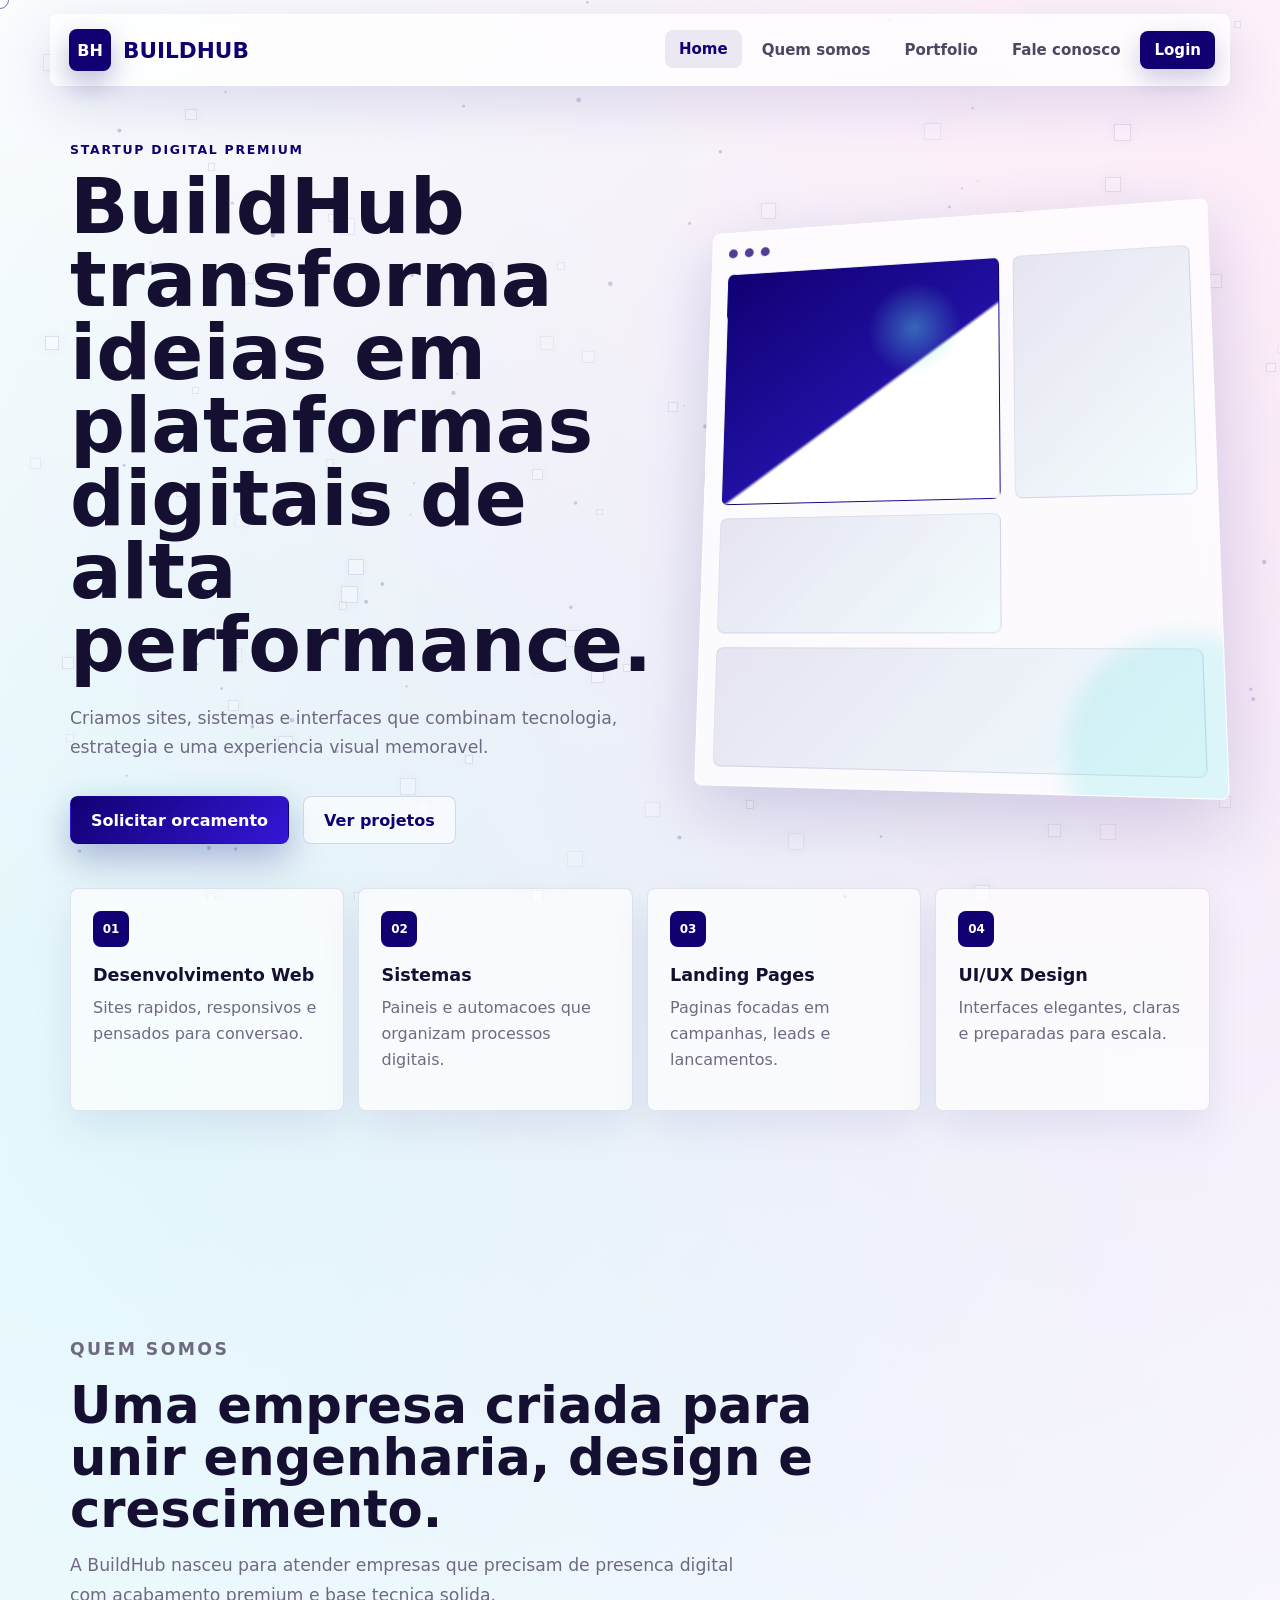
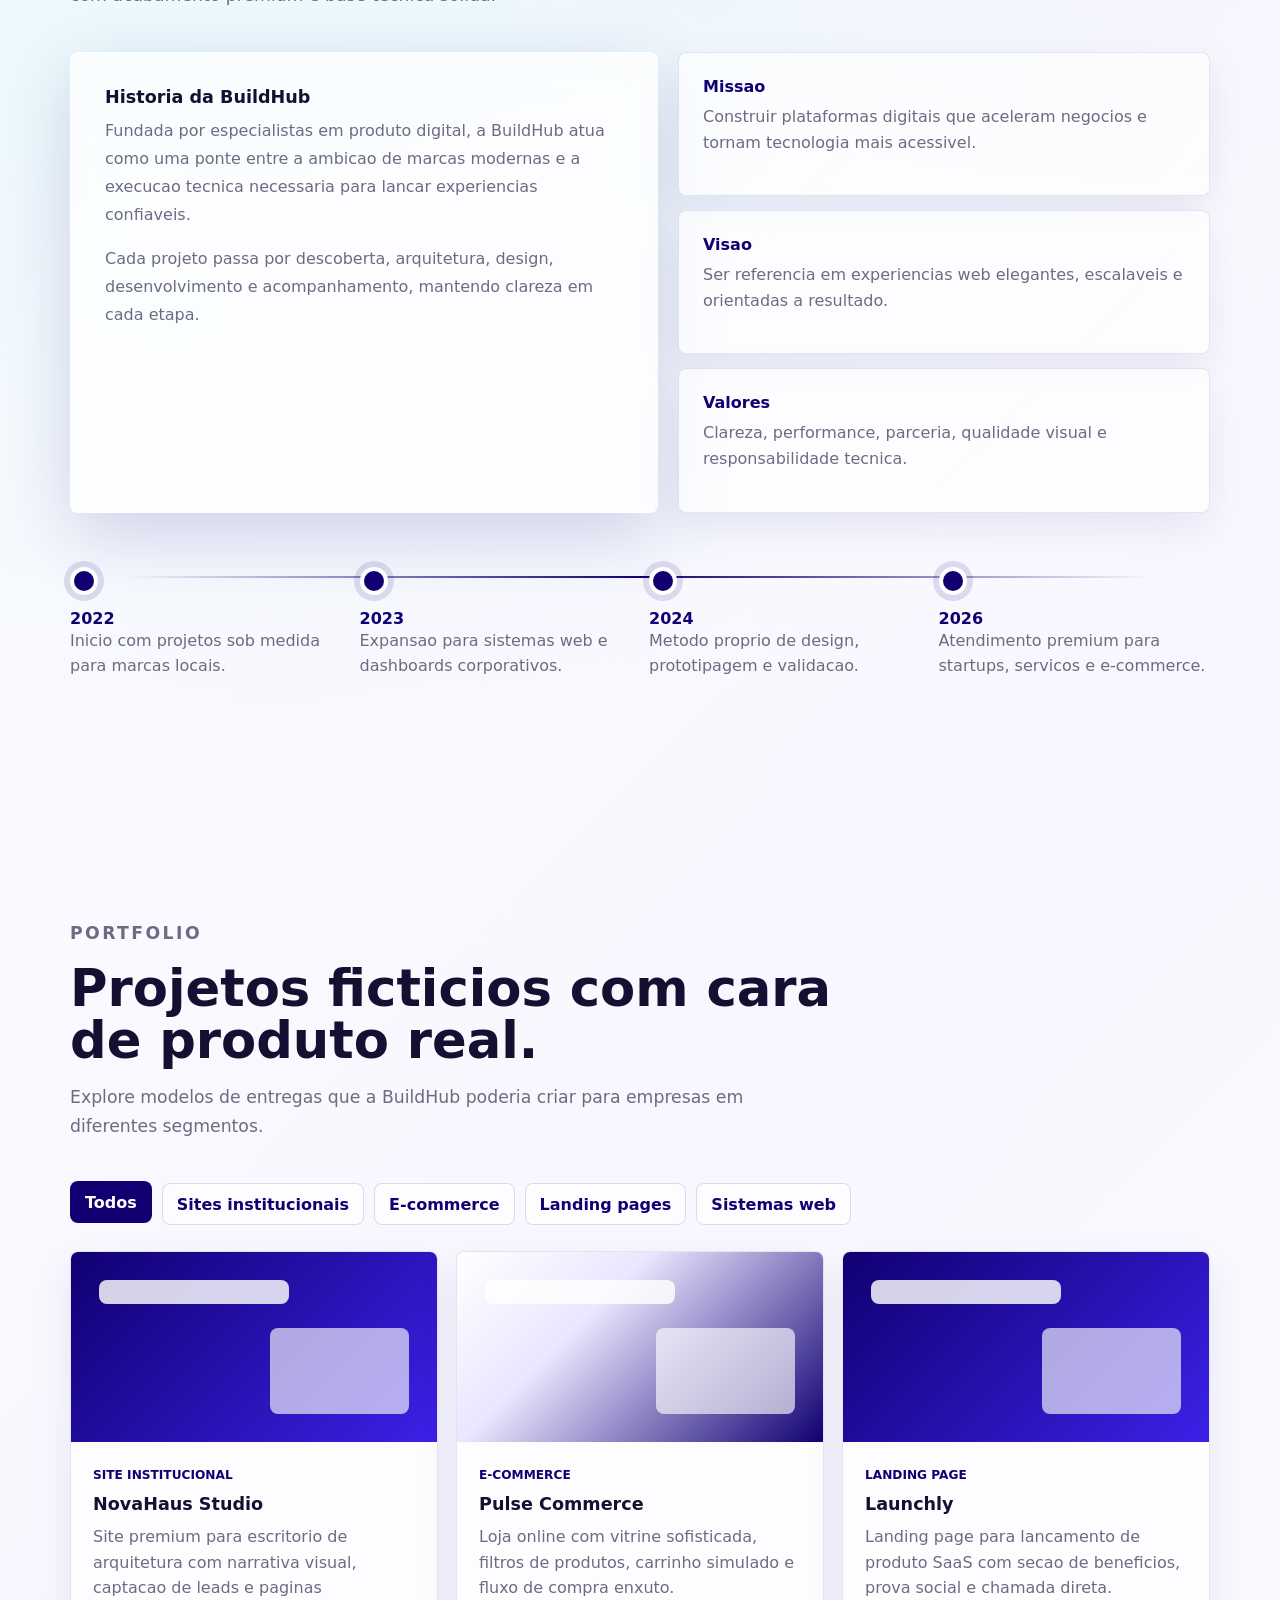
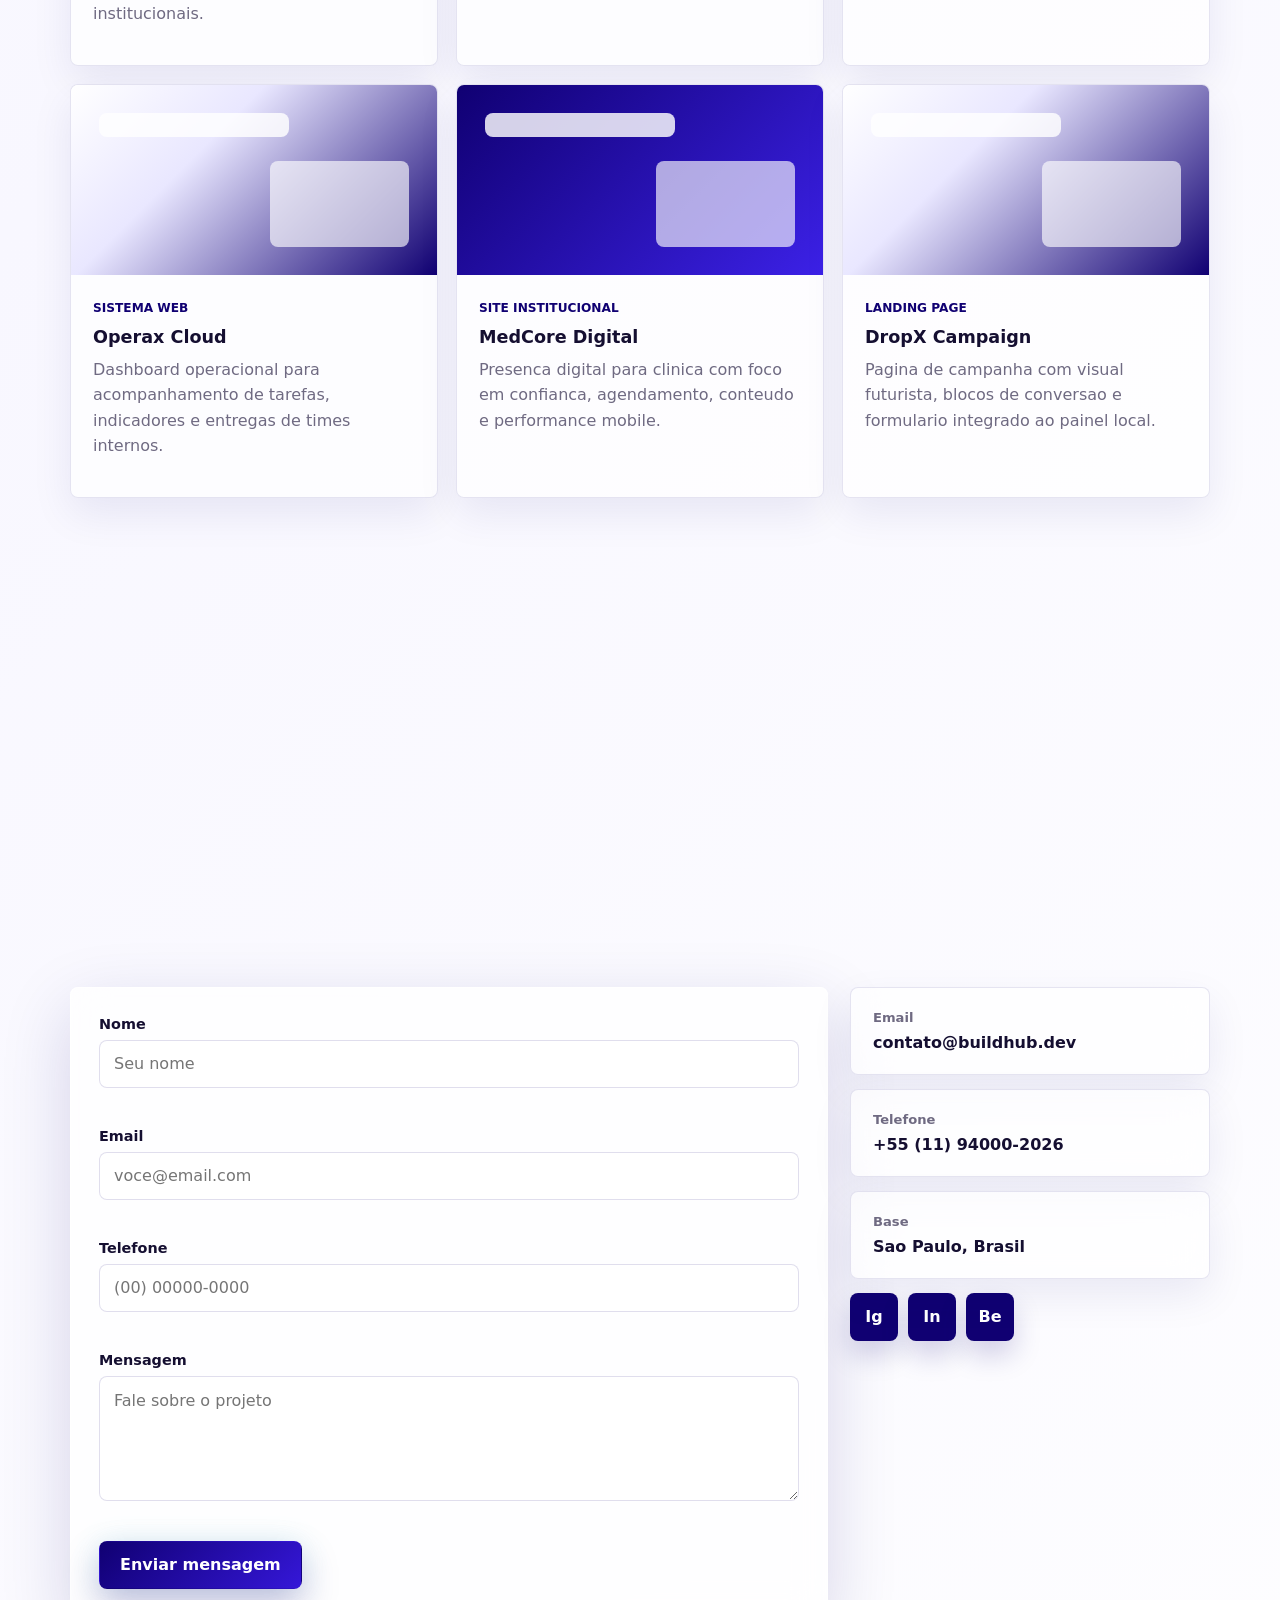
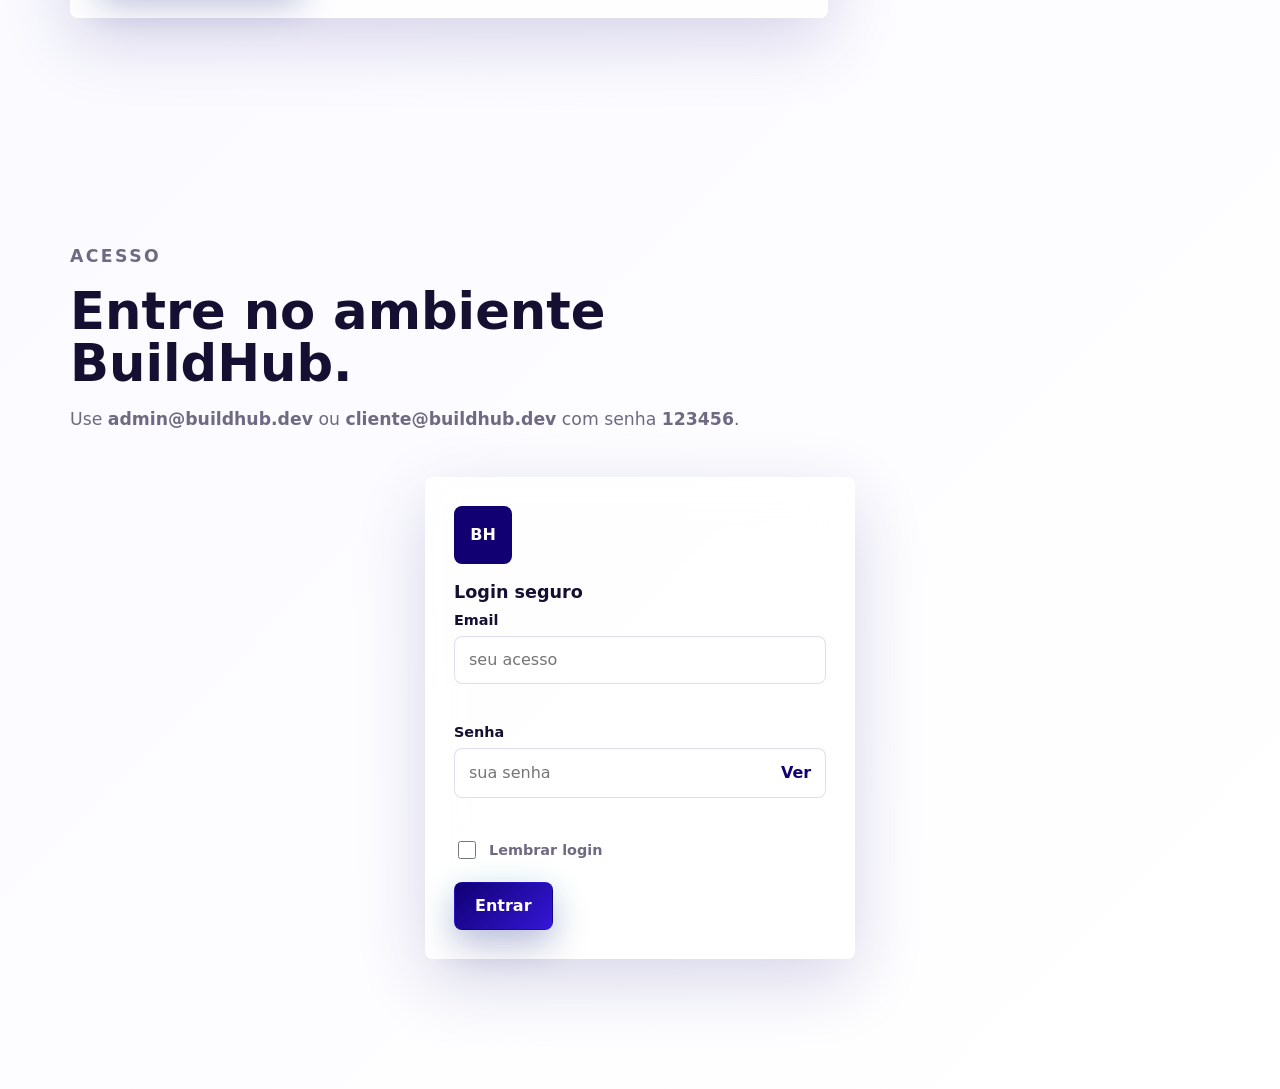
<file: index.html>
<!DOCTYPE html>
<html lang="pt-BR">
<head>
  <meta charset="UTF-8">
  <meta name="viewport" content="width=device-width, initial-scale=1.0">
  <meta name="description" content="BuildHub - desenvolvimento de sites, sistemas web, landing pages e experiencias digitais premium.">
  <title>BuildHub | Tecnologia para marcas que constroem o futuro</title>
  <link rel="stylesheet" href="style.css">
</head>
<body>
  <div class="loader" id="loader" aria-label="Carregando site">
    <div class="loader-mark">BH</div>
    <div class="loader-line"></div>
  </div>

  <div class="custom-cursor" id="customCursor" aria-hidden="true"></div>
  <canvas id="particleCanvas" aria-hidden="true"></canvas>
  <div class="floating-grid" id="floatingGrid" aria-hidden="true"></div>

  <header class="site-header" id="siteHeader">
    <nav class="navbar" aria-label="Navegacao principal">
      <a class="brand" href="#home" aria-label="BuildHub inicio">
        <span class="brand-symbol" id="brandSymbol">BH</span>
        <span class="brand-text" id="brandText">BuildHub</span>
      </a>

      <button class="nav-toggle" id="navToggle" type="button" aria-label="Abrir menu" aria-expanded="false">
        <span></span>
        <span></span>
        <span></span>
      </button>

      <div class="nav-menu" id="navMenu">
        <a href="#home">Home</a>
        <a href="#quem-somos">Quem somos</a>
        <a href="#portfolio">Portfolio</a>
        <a href="#contato">Fale conosco</a>
        <a href="login.html" class="nav-login">Login</a>
      </div>
    </nav>
  </header>

  <main>
    <section class="hero section" id="home">
      <div class="hero-content reveal">
        <p class="eyebrow">Startup digital premium</p>
        <h1 data-site-field="heroTitle">BuildHub transforma ideias em plataformas digitais de alta performance.</h1>
        <p class="hero-copy" data-site-field="heroSubtitle">Criamos sites, sistemas e interfaces que combinam tecnologia, estrategia e uma experiencia visual memoravel.</p>
        <div class="hero-actions">
          <a href="#contato" class="btn btn-primary magnetic">Solicitar orcamento</a>
          <a href="#portfolio" class="btn btn-ghost magnetic">Ver projetos</a>
        </div>
      </div>

      <div class="hero-orbit reveal">
        <div class="interface-preview glass">
          <div class="preview-topbar">
            <span></span>
            <span></span>
            <span></span>
          </div>
          <div class="preview-grid">
            <div class="preview-panel main"></div>
            <div class="preview-panel"></div>
            <div class="preview-panel"></div>
            <div class="preview-panel wide"></div>
          </div>
          <div class="preview-glow"></div>
        </div>
      </div>

      <div class="services-strip reveal">
        <article>
          <span class="icon">01</span>
          <h3 data-site-field="serviceWeb">Desenvolvimento Web</h3>
          <p>Sites rapidos, responsivos e pensados para conversao.</p>
        </article>
        <article>
          <span class="icon">02</span>
          <h3 data-site-field="serviceSystems">Sistemas</h3>
          <p>Paineis e automacoes que organizam processos digitais.</p>
        </article>
        <article>
          <span class="icon">03</span>
          <h3 data-site-field="serviceLanding">Landing Pages</h3>
          <p>Paginas focadas em campanhas, leads e lancamentos.</p>
        </article>
        <article>
          <span class="icon">04</span>
          <h3 data-site-field="serviceUx">UI/UX Design</h3>
          <p>Interfaces elegantes, claras e preparadas para escala.</p>
        </article>
      </div>
    </section>

    <section class="section about" id="quem-somos">
      <div class="section-heading reveal">
        <p class="eyebrow">Quem somos</p>
        <h2>Uma empresa criada para unir engenharia, design e crescimento.</h2>
        <p>A BuildHub nasceu para atender empresas que precisam de presenca digital com acabamento premium e base tecnica solida.</p>
      </div>

      <div class="about-grid">
        <article class="about-story glass reveal">
          <h3>Historia da BuildHub</h3>
          <p data-site-field="aboutStory">Fundada por especialistas em produto digital, a BuildHub atua como uma ponte entre a ambicao de marcas modernas e a execucao tecnica necessaria para lancar experiencias confiaveis.</p>
          <p>Cada projeto passa por descoberta, arquitetura, design, desenvolvimento e acompanhamento, mantendo clareza em cada etapa.</p>
        </article>

        <div class="values">
          <article class="value-card reveal">
            <span>Missao</span>
            <p>Construir plataformas digitais que aceleram negocios e tornam tecnologia mais acessivel.</p>
          </article>
          <article class="value-card reveal">
            <span>Visao</span>
            <p>Ser referencia em experiencias web elegantes, escalaveis e orientadas a resultado.</p>
          </article>
          <article class="value-card reveal">
            <span>Valores</span>
            <p>Clareza, performance, parceria, qualidade visual e responsabilidade tecnica.</p>
          </article>
        </div>
      </div>

      <div class="timeline reveal">
        <div class="timeline-item">
          <span>2022</span>
          <p>Inicio com projetos sob medida para marcas locais.</p>
        </div>
        <div class="timeline-item">
          <span>2023</span>
          <p>Expansao para sistemas web e dashboards corporativos.</p>
        </div>
        <div class="timeline-item">
          <span>2024</span>
          <p>Metodo proprio de design, prototipagem e validacao.</p>
        </div>
        <div class="timeline-item">
          <span>2026</span>
          <p>Atendimento premium para startups, servicos e e-commerce.</p>
        </div>
      </div>
    </section>

    <section class="section portfolio" id="portfolio">
      <div class="section-heading reveal">
        <p class="eyebrow">Portfolio</p>
        <h2>Projetos ficticios com cara de produto real.</h2>
        <p>Explore modelos de entregas que a BuildHub poderia criar para empresas em diferentes segmentos.</p>
      </div>

      <div class="filter-bar reveal" role="list" aria-label="Categorias de portfolio">
        <button class="filter-btn active" data-filter="all" type="button">Todos</button>
        <button class="filter-btn" data-filter="institucional" type="button">Sites institucionais</button>
        <button class="filter-btn" data-filter="ecommerce" type="button">E-commerce</button>
        <button class="filter-btn" data-filter="landing" type="button">Landing pages</button>
        <button class="filter-btn" data-filter="sistemas" type="button">Sistemas web</button>
      </div>

      <div class="project-grid" id="projectGrid"></div>
    </section>

    <section class="section contact" id="contato">
      <div class="section-heading reveal">
        <p class="eyebrow">Fale conosco</p>
        <h2>Conte o que voce quer construir.</h2>
        <p>O formulario salva os contatos localmente para simulacao do painel administrativo.</p>
      </div>

      <div class="contact-layout">
        <form class="contact-form glass reveal" id="contactForm" novalidate>
          <div class="form-row">
            <label for="name">Nome</label>
            <input id="name" name="name" type="text" placeholder="Seu nome" autocomplete="name">
            <small></small>
          </div>
          <div class="form-row">
            <label for="email">Email</label>
            <input id="email" name="email" type="email" placeholder="voce@email.com" autocomplete="email">
            <small></small>
          </div>
          <div class="form-row">
            <label for="phone">Telefone</label>
            <input id="phone" name="phone" type="tel" placeholder="(00) 00000-0000" autocomplete="tel">
            <small></small>
          </div>
          <div class="form-row">
            <label for="message">Mensagem</label>
            <textarea id="message" name="message" rows="5" placeholder="Fale sobre o projeto"></textarea>
            <small></small>
          </div>
          <button class="btn btn-primary magnetic" type="submit">Enviar mensagem</button>
        </form>

        <aside class="contact-info reveal">
          <div class="info-card glass">
            <span class="info-label">Email</span>
            <strong data-site-field="companyEmail">contato@buildhub.dev</strong>
          </div>
          <div class="info-card glass">
            <span class="info-label">Telefone</span>
            <strong data-site-field="companyPhone">+55 (11) 94000-2026</strong>
          </div>
          <div class="info-card glass">
            <span class="info-label">Base</span>
            <strong data-site-field="companyLocation">Sao Paulo, Brasil</strong>
          </div>
          <div class="socials" aria-label="Redes sociais">
            <a href="#" aria-label="Instagram">Ig</a>
            <a href="#" aria-label="LinkedIn">In</a>
            <a href="#" aria-label="Behance">Be</a>
          </div>
        </aside>
      </div>
    </section>

    <section class="section login-section" id="login">
      <div class="section-heading reveal">
        <p class="eyebrow">Acesso</p>
        <h2>Entre no ambiente BuildHub.</h2>
        <p>Use <strong>admin@buildhub.dev</strong> ou <strong>cliente@buildhub.dev</strong> com senha <strong>123456</strong>.</p>
      </div>

      <div class="login-shell reveal">
        <form class="login-card glass" id="loginForm" novalidate>
          <div class="login-badge">BH</div>
          <h3>Login seguro</h3>
          <div class="form-row">
            <label for="loginEmail">Email</label>
            <input id="loginEmail" type="email" placeholder="seu acesso" autocomplete="email">
            <small></small>
          </div>
          <div class="form-row password-row">
            <label for="loginPassword">Senha</label>
            <div class="password-field">
              <input id="loginPassword" type="password" placeholder="sua senha" autocomplete="current-password">
              <button id="togglePassword" type="button" aria-label="Mostrar senha">Ver</button>
            </div>
            <small></small>
          </div>
          <label class="remember">
            <input id="rememberLogin" type="checkbox">
            <span>Lembrar login</span>
          </label>
          <button class="btn btn-primary magnetic" type="submit">Entrar</button>
        </form>
      </div>
    </section>

    <section class="dashboard-section" id="dashboard" hidden>
      <aside class="sidebar glass">
        <a class="brand dashboard-brand" href="#home">
          <span class="brand-symbol">BH</span>
          <span class="brand-text">BuildHub</span>
        </a>
        <nav id="dashboardMenu" aria-label="Menu do dashboard"></nav>
        <button class="btn btn-ghost" id="logoutButton" type="button">Sair</button>
      </aside>

      <div class="dashboard-main">
        <div class="dashboard-top">
          <div>
            <p class="eyebrow" id="dashboardRole">Dashboard</p>
            <h2 id="dashboardTitle">Painel BuildHub</h2>
          </div>
          <span class="status-pill">Online</span>
        </div>
        <div class="dashboard-content" id="dashboardContent"></div>
      </div>
    </section>
  </main>

  <div class="project-modal" id="projectModal" aria-hidden="true" role="dialog" aria-modal="true">
    <div class="modal-backdrop" data-close-modal></div>
    <article class="modal-card glass">
      <button class="modal-close" type="button" data-close-modal aria-label="Fechar modal">x</button>
      <div id="modalContent"></div>
    </article>
  </div>

  <div class="toast" id="toast" role="status" aria-live="polite"></div>
  <button class="to-top" id="toTop" type="button" aria-label="Voltar ao topo">^</button>

  <script src="script.js"></script>
</body>
</html>
</file>
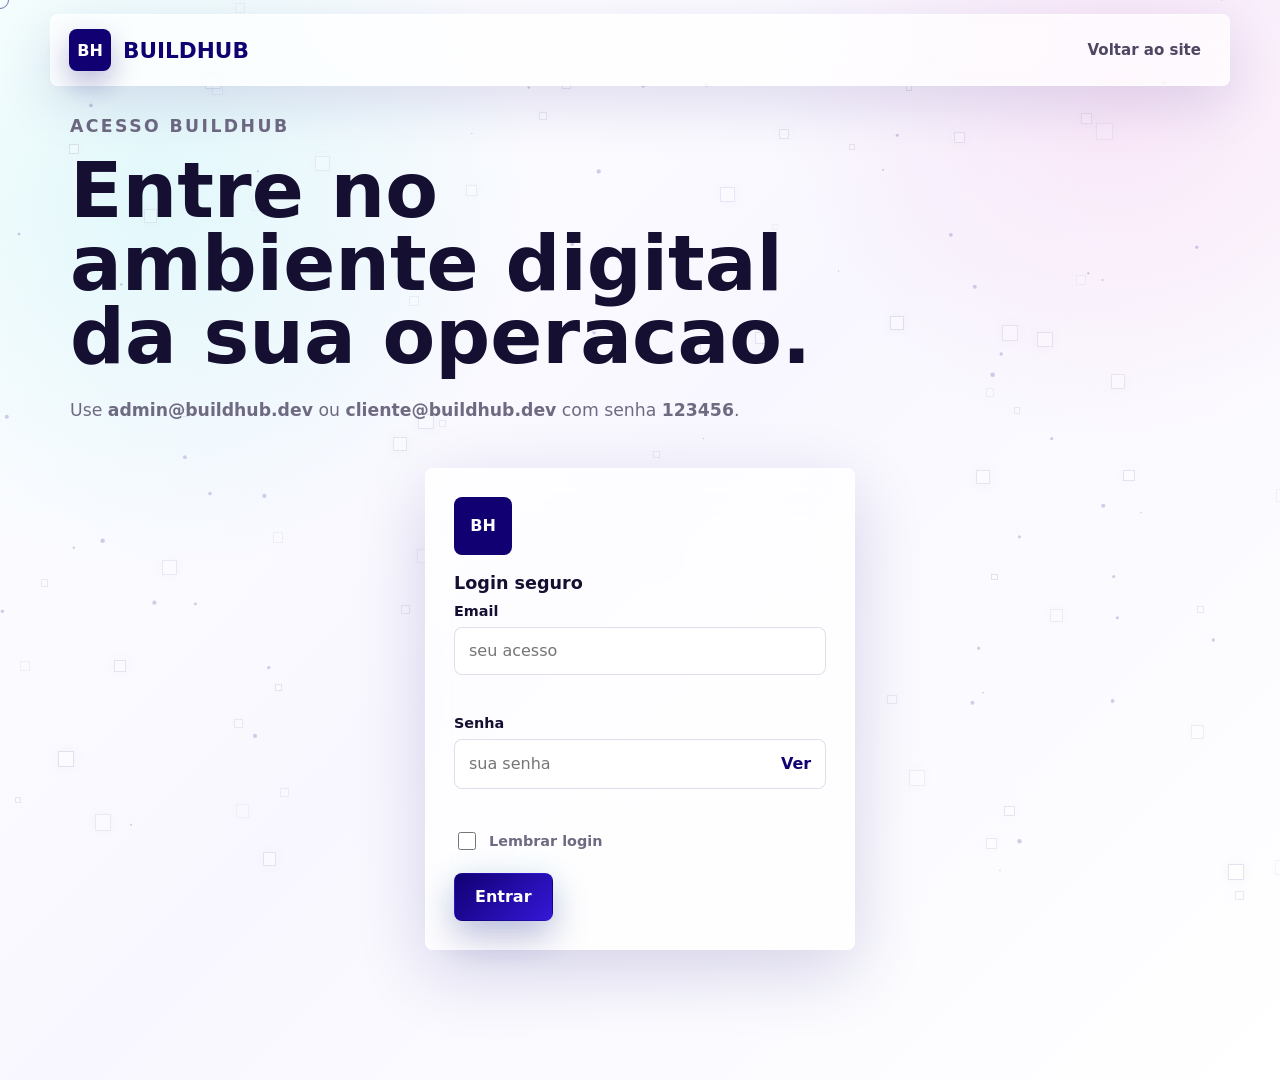
<file: admin.html>
<!DOCTYPE html>
<html lang="pt-BR">
<head>
  <meta charset="UTF-8">
  <meta name="viewport" content="width=device-width, initial-scale=1.0">
  <meta name="description" content="Painel administrativo BuildHub.">
  <title>Painel ADM | BuildHub</title>
  <link rel="stylesheet" href="style.css">
</head>
<body data-page="admin">
  <div class="loader" id="loader" aria-label="Carregando painel">
    <div class="loader-mark">BH</div>
    <div class="loader-line"></div>
  </div>

  <div class="custom-cursor" id="customCursor" aria-hidden="true"></div>
  <canvas id="particleCanvas" aria-hidden="true"></canvas>
  <div class="floating-grid" id="floatingGrid" aria-hidden="true"></div>

  <main>
    <section class="dashboard-section" id="dashboard" hidden>
      <aside class="sidebar glass">
        <a class="brand dashboard-brand" href="index.html">
          <span class="brand-symbol" id="brandSymbol">BH</span>
          <span class="brand-text" id="brandText">BuildHub</span>
        </a>
        <nav id="dashboardMenu" aria-label="Menu do dashboard administrativo"></nav>
        <a class="btn btn-ghost" href="index.html">Site</a>
        <button class="btn btn-ghost" id="logoutButton" type="button">Sair</button>
      </aside>

      <div class="dashboard-main">
        <div class="dashboard-top">
          <div>
            <p class="eyebrow" id="dashboardRole">Nivel ADM</p>
            <h2 id="dashboardTitle">Painel administrativo</h2>
          </div>
          <span class="status-pill">Online</span>
        </div>
        <div class="dashboard-content" id="dashboardContent"></div>
      </div>
    </section>
  </main>

  <div class="toast" id="toast" role="status" aria-live="polite"></div>
  <button class="to-top" id="toTop" type="button" aria-label="Voltar ao topo">^</button>
  <script src="script.js"></script>
</body>
</html>
</file>
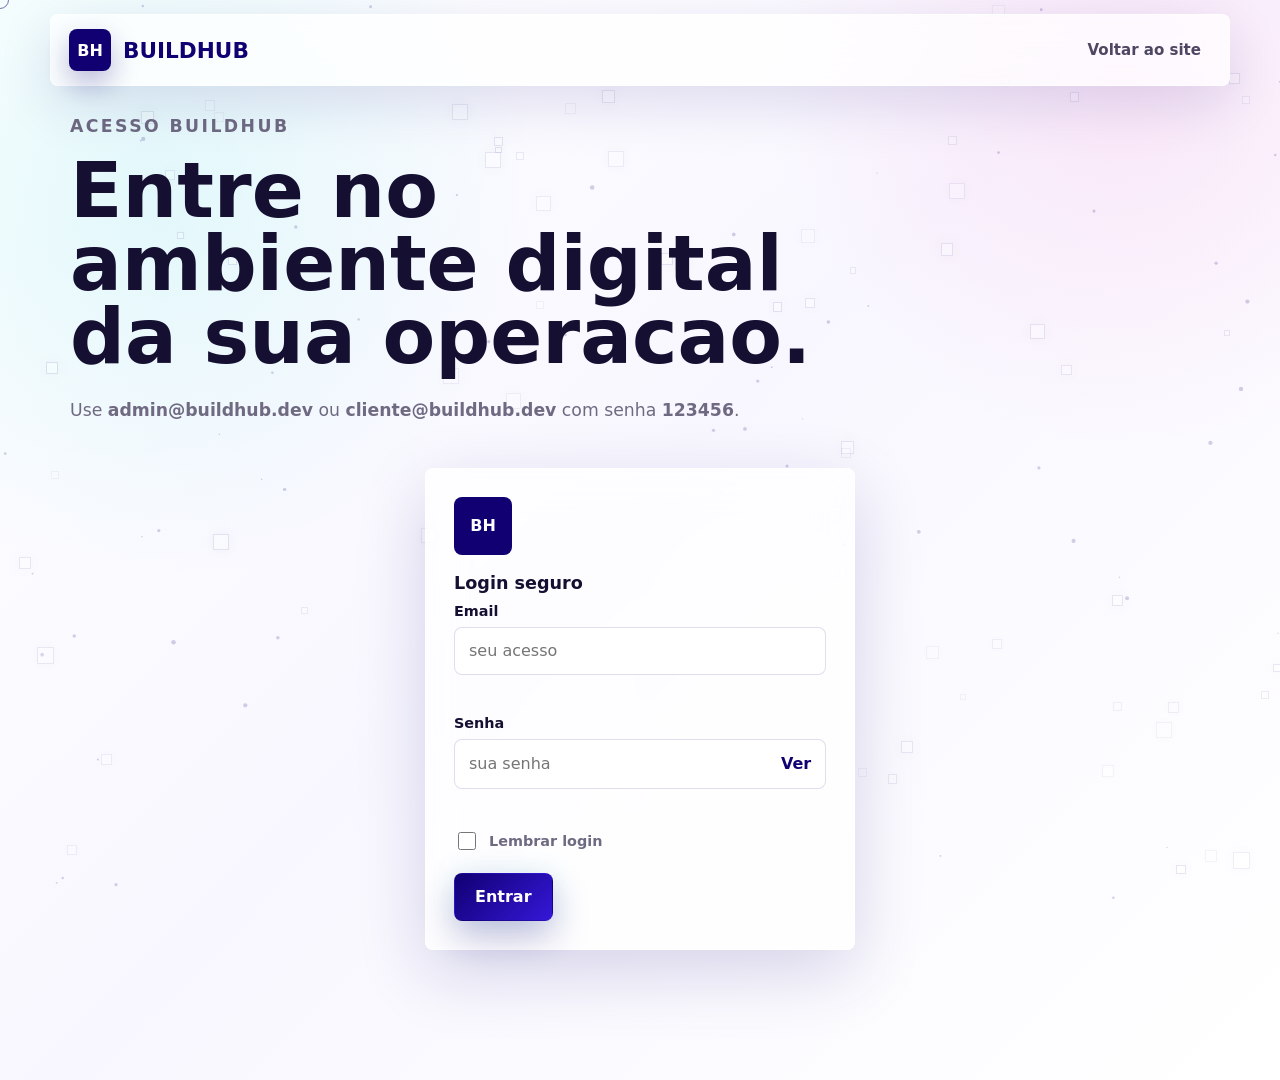
<file: cliente.html>
<!DOCTYPE html>
<html lang="pt-BR">
<head>
  <meta charset="UTF-8">
  <meta name="viewport" content="width=device-width, initial-scale=1.0">
  <meta name="description" content="Area do cliente BuildHub.">
  <title>Area do Cliente | BuildHub</title>
  <link rel="stylesheet" href="style.css">
</head>
<body data-page="cliente">
  <div class="loader" id="loader" aria-label="Carregando area do cliente">
    <div class="loader-mark">BH</div>
    <div class="loader-line"></div>
  </div>

  <div class="custom-cursor" id="customCursor" aria-hidden="true"></div>
  <canvas id="particleCanvas" aria-hidden="true"></canvas>
  <div class="floating-grid" id="floatingGrid" aria-hidden="true"></div>

  <main>
    <section class="dashboard-section" id="dashboard" hidden>
      <aside class="sidebar glass">
        <a class="brand dashboard-brand" href="index.html">
          <span class="brand-symbol" id="brandSymbol">BH</span>
          <span class="brand-text" id="brandText">BuildHub</span>
        </a>
        <nav id="dashboardMenu" aria-label="Menu da area do cliente"></nav>
        <a class="btn btn-ghost" href="index.html">Site</a>
        <button class="btn btn-ghost" id="logoutButton" type="button">Sair</button>
      </aside>

      <div class="dashboard-main">
        <div class="dashboard-top">
          <div>
            <p class="eyebrow" id="dashboardRole">Nivel CLIENTE</p>
            <h2 id="dashboardTitle">Area do cliente</h2>
          </div>
          <span class="status-pill">Online</span>
        </div>
        <div class="dashboard-content" id="dashboardContent"></div>
      </div>
    </section>
  </main>

  <div class="toast" id="toast" role="status" aria-live="polite"></div>
  <button class="to-top" id="toTop" type="button" aria-label="Voltar ao topo">^</button>
  <script src="script.js"></script>
</body>
</html>
</file>
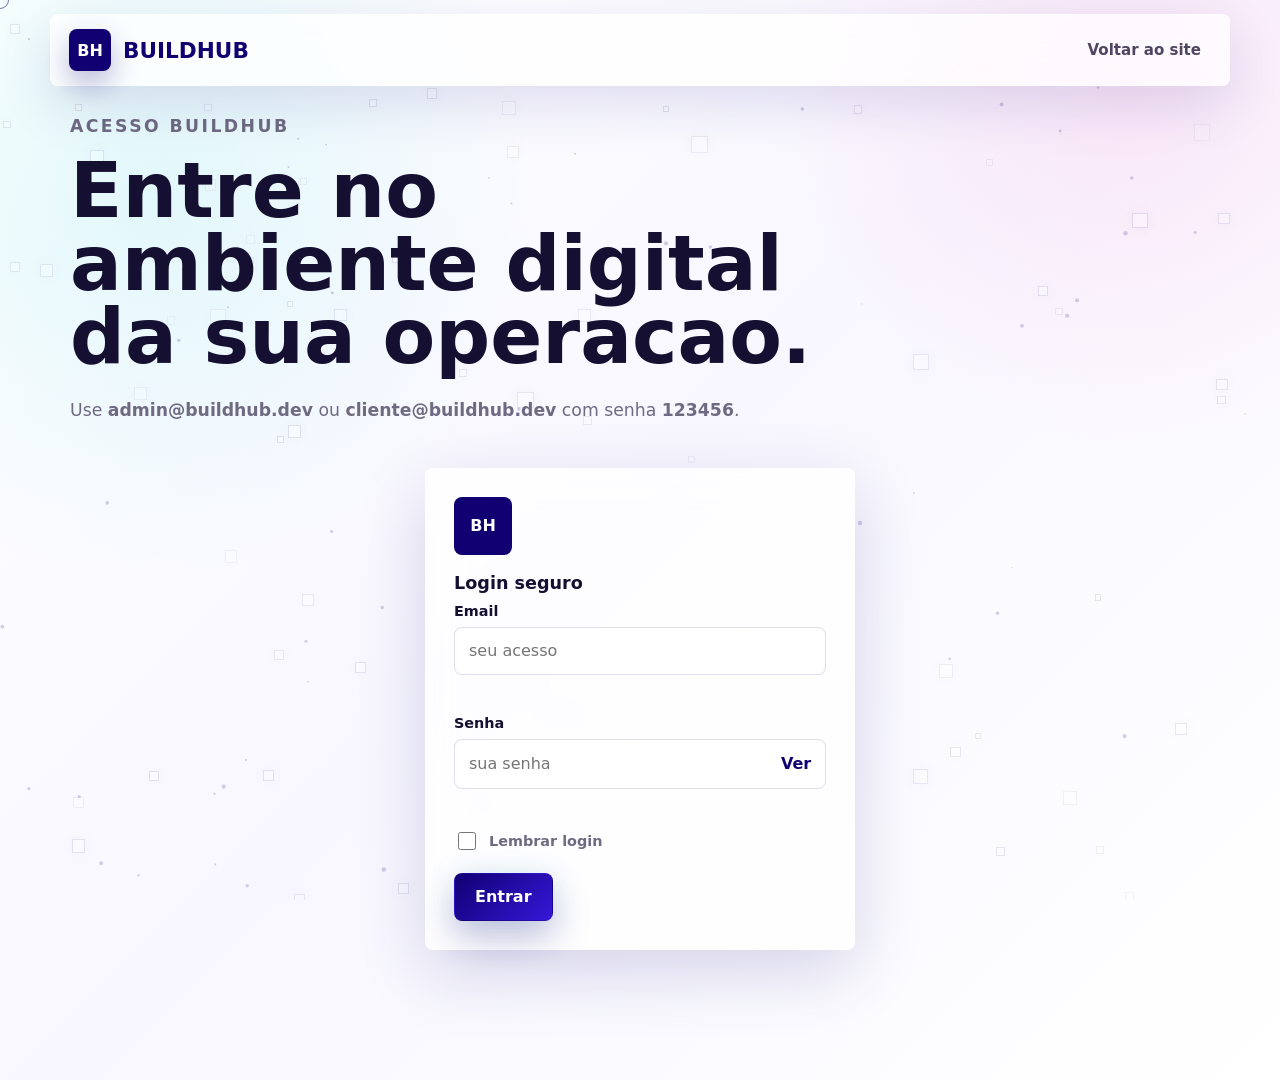
<file: login.html>
<!DOCTYPE html>
<html lang="pt-BR">
<head>
  <meta charset="UTF-8">
  <meta name="viewport" content="width=device-width, initial-scale=1.0">
  <meta name="description" content="Login BuildHub para administradores e clientes.">
  <title>Login | BuildHub</title>
  <link rel="stylesheet" href="style.css">
</head>
<body data-page="login">
  <div class="loader" id="loader" aria-label="Carregando login">
    <div class="loader-mark">BH</div>
    <div class="loader-line"></div>
  </div>

  <div class="custom-cursor" id="customCursor" aria-hidden="true"></div>
  <canvas id="particleCanvas" aria-hidden="true"></canvas>
  <div class="floating-grid" id="floatingGrid" aria-hidden="true"></div>

  <header class="site-header">
    <nav class="navbar" aria-label="Navegacao principal">
      <a class="brand" href="index.html">
        <span class="brand-symbol" id="brandSymbol">BH</span>
        <span class="brand-text" id="brandText">BuildHub</span>
      </a>
      <div class="nav-menu single-link">
        <a href="index.html">Voltar ao site</a>
      </div>
    </nav>
  </header>

  <main>
    <section class="section login-section standalone-auth" id="login">
      <div class="section-heading reveal">
        <p class="eyebrow">Acesso BuildHub</p>
        <h1>Entre no ambiente digital da sua operacao.</h1>
        <p>Use <strong>admin@buildhub.dev</strong> ou <strong>cliente@buildhub.dev</strong> com senha <strong>123456</strong>.</p>
      </div>

      <div class="login-shell reveal">
        <form class="login-card glass" id="loginForm" novalidate>
          <div class="login-badge">BH</div>
          <h3>Login seguro</h3>
          <div class="form-row">
            <label for="loginEmail">Email</label>
            <input id="loginEmail" type="email" placeholder="seu acesso" autocomplete="email">
            <small></small>
          </div>
          <div class="form-row password-row">
            <label for="loginPassword">Senha</label>
            <div class="password-field">
              <input id="loginPassword" type="password" placeholder="sua senha" autocomplete="current-password">
              <button id="togglePassword" type="button" aria-label="Mostrar senha">Ver</button>
            </div>
            <small></small>
          </div>
          <label class="remember">
            <input id="rememberLogin" type="checkbox">
            <span>Lembrar login</span>
          </label>
          <button class="btn btn-primary magnetic" type="submit">Entrar</button>
        </form>
      </div>
    </section>
  </main>

  <div class="toast" id="toast" role="status" aria-live="polite"></div>
  <button class="to-top" id="toTop" type="button" aria-label="Voltar ao topo">^</button>
  <script src="script.js"></script>
</body>
</html>
</file>
<file: style.css>
:root {
  --primary: #100072;
  --primary-soft: rgba(16, 0, 114, 0.7);
  --ink: #150f31;
  --muted: #6f6a82;
  --line: rgba(16, 0, 114, 0.14);
  --white: #ffffff;
  --glass: rgba(255, 255, 255, 0.72);
  --glow: rgba(93, 70, 255, 0.35);
  --cyan: #5ce1e6;
  --rose: #ff6ac2;
  --radius: 8px;
  --shadow: 0 22px 70px rgba(16, 0, 114, 0.16);
  --max-width: 1180px;
}

* {
  box-sizing: border-box;
}

html {
  scroll-behavior: smooth;
}

body {
  margin: 0;
  min-height: 100vh;
  color: var(--ink);
  font-family: Inter, ui-sans-serif, system-ui, -apple-system, BlinkMacSystemFont, "Segoe UI", Arial, sans-serif;
  background:
    radial-gradient(circle at 12% 18%, rgba(92, 225, 230, 0.17), transparent 27%),
    radial-gradient(circle at 88% 8%, rgba(255, 106, 194, 0.12), transparent 24%),
    linear-gradient(135deg, #ffffff 0%, #f8f7ff 48%, #ffffff 100%);
  overflow-x: hidden;
}

body.menu-open,
body.modal-open {
  overflow: hidden;
}

a {
  color: inherit;
  text-decoration: none;
}

button,
input,
textarea {
  font: inherit;
}

button {
  cursor: pointer;
}

::selection {
  color: var(--white);
  background: var(--primary);
}

#particleCanvas,
.floating-grid {
  position: fixed;
  inset: 0;
  pointer-events: none;
  z-index: -2;
}

.floating-grid {
  z-index: -1;
  overflow: hidden;
}

.float-block {
  position: absolute;
  width: 10px;
  height: 10px;
  border: 1px solid rgba(16, 0, 114, 0.16);
  background: rgba(255, 255, 255, 0.38);
  box-shadow: 0 0 16px rgba(16, 0, 114, 0.08);
  transform: translate3d(0, 0, 0) rotate(0deg);
  transition: transform 900ms cubic-bezier(0.16, 1, 0.3, 1), opacity 900ms ease, border-color 900ms ease;
  animation: floatBlock 8s ease-in-out infinite;
}

.float-block.scatter {
  opacity: 0.42;
  border-color: rgba(92, 225, 230, 0.42);
}

.loader {
  position: fixed;
  inset: 0;
  z-index: 1000;
  display: grid;
  place-items: center;
  gap: 18px;
  align-content: center;
  color: var(--primary);
  background: var(--white);
  transition: opacity 600ms ease, visibility 600ms ease;
}

.loader.done {
  opacity: 0;
  visibility: hidden;
}

.loader-mark {
  display: grid;
  width: 74px;
  height: 74px;
  place-items: center;
  border: 2px solid var(--primary);
  border-radius: var(--radius);
  font-weight: 900;
  letter-spacing: 0;
  animation: loaderPulse 1.2s ease-in-out infinite;
}

.loader-line {
  width: 160px;
  height: 3px;
  overflow: hidden;
  border-radius: 20px;
  background: rgba(16, 0, 114, 0.12);
}

.loader-line::after {
  display: block;
  width: 42%;
  height: 100%;
  content: "";
  background: linear-gradient(90deg, var(--primary), var(--cyan));
  animation: loadLine 1s ease-in-out infinite;
}

.custom-cursor {
  position: fixed;
  top: 0;
  left: 0;
  z-index: 999;
  width: 18px;
  height: 18px;
  pointer-events: none;
  border: 1px solid rgba(16, 0, 114, 0.55);
  border-radius: 50%;
  transform: translate(-50%, -50%);
  transition: width 160ms ease, height 160ms ease, border-color 160ms ease, background 160ms ease;
  mix-blend-mode: multiply;
}

.custom-cursor.active {
  width: 36px;
  height: 36px;
  border-color: rgba(92, 225, 230, 0.65);
  background: rgba(92, 225, 230, 0.12);
}

.site-header {
  position: fixed;
  top: 14px;
  left: 0;
  right: 0;
  z-index: 100;
  padding: 0 20px;
}

.navbar {
  display: flex;
  align-items: center;
  justify-content: space-between;
  max-width: var(--max-width);
  min-height: 72px;
  margin: 0 auto;
  padding: 12px 14px 12px 18px;
  border: 1px solid rgba(255, 255, 255, 0.68);
  border-radius: var(--radius);
  background: rgba(255, 255, 255, 0.72);
  box-shadow: 0 18px 55px rgba(16, 0, 114, 0.12);
  backdrop-filter: blur(18px);
}

.brand {
  display: inline-flex;
  align-items: center;
  gap: 12px;
  min-width: 0;
  color: var(--primary);
  font-weight: 900;
}

.brand-symbol {
  display: grid;
  width: 42px;
  height: 42px;
  place-items: center;
  flex: 0 0 auto;
  color: var(--white);
  border-radius: var(--radius);
  background: var(--primary);
  box-shadow: 0 12px 28px rgba(16, 0, 114, 0.28);
}

.brand-text {
  display: inline-flex;
  font-size: 1.35rem;
  letter-spacing: 0;
  text-transform: uppercase;
}

.brand-text span {
  display: inline-block;
  transform-origin: 50% 70%;
}

.brand-text span.logo-pop {
  animation: logoPop 480ms ease;
}

.nav-menu {
  display: flex;
  align-items: center;
  gap: 6px;
}

.nav-menu.single-link {
  display: flex;
  position: static;
  padding: 0;
  border: 0;
  background: transparent;
  box-shadow: none;
  opacity: 1;
  pointer-events: auto;
  transform: none;
}

.nav-menu a {
  padding: 10px 14px;
  color: rgba(21, 15, 49, 0.76);
  border-radius: var(--radius);
  font-size: 0.94rem;
  font-weight: 700;
  transition: color 220ms ease, background 220ms ease, transform 220ms ease;
}

.nav-menu a:hover,
.nav-menu a.active {
  color: var(--primary);
  background: rgba(16, 0, 114, 0.08);
  transform: translateY(-1px);
}

.nav-login {
  color: var(--white) !important;
  background: var(--primary) !important;
  box-shadow: 0 10px 24px rgba(16, 0, 114, 0.2);
}

.nav-toggle {
  display: none;
  width: 44px;
  height: 44px;
  border: 0;
  border-radius: var(--radius);
  background: rgba(16, 0, 114, 0.08);
}

.nav-toggle span {
  display: block;
  width: 20px;
  height: 2px;
  margin: 5px auto;
  background: var(--primary);
  transition: transform 240ms ease, opacity 240ms ease;
}

.section {
  position: relative;
  max-width: var(--max-width);
  margin: 0 auto;
  padding: 112px 20px;
}

.hero {
  display: grid;
  min-height: 100vh;
  grid-template-columns: minmax(0, 1.05fr) minmax(320px, 0.95fr);
  gap: 44px;
  align-items: center;
  padding-top: 142px;
}

.hero-content {
  position: relative;
  z-index: 1;
}

.eyebrow {
  margin: 0 0 14px;
  color: var(--primary);
  font-size: 0.78rem;
  font-weight: 900;
  letter-spacing: 0.14em;
  text-transform: uppercase;
}

h1,
h2,
h3,
p {
  margin-top: 0;
}

h1 {
  max-width: 760px;
  margin-bottom: 22px;
  font-size: clamp(2.65rem, 6vw, 5.75rem);
  line-height: 0.95;
  letter-spacing: 0;
}

h2 {
  margin-bottom: 16px;
  font-size: clamp(2rem, 4vw, 3.7rem);
  line-height: 1.02;
  letter-spacing: 0;
}

h3 {
  margin-bottom: 10px;
  font-size: 1.1rem;
}

.hero-copy,
.section-heading p {
  max-width: 680px;
  color: var(--muted);
  font-size: 1.08rem;
  line-height: 1.7;
}

.hero-actions {
  display: flex;
  flex-wrap: wrap;
  gap: 14px;
  margin-top: 34px;
}

.btn {
  position: relative;
  display: inline-flex;
  min-height: 48px;
  align-items: center;
  justify-content: center;
  padding: 0 20px;
  overflow: hidden;
  border: 1px solid transparent;
  border-radius: var(--radius);
  font-weight: 850;
  transition: transform 220ms ease, box-shadow 220ms ease, border-color 220ms ease, background 220ms ease;
}

.btn::after {
  position: absolute;
  inset: 0;
  content: "";
  background: linear-gradient(110deg, transparent, rgba(255, 255, 255, 0.38), transparent);
  transform: translateX(-120%);
  transition: transform 500ms ease;
}

.btn:hover {
  transform: translateY(-3px);
}

.btn:hover::after {
  transform: translateX(120%);
}

.btn-primary {
  color: var(--white);
  background: linear-gradient(135deg, var(--primary), #3517d8);
  box-shadow: 0 16px 36px rgba(16, 0, 114, 0.25), 0 0 28px rgba(92, 225, 230, 0.14);
}

.btn-ghost {
  color: var(--primary);
  border-color: var(--line);
  background: rgba(255, 255, 255, 0.6);
}

.glass {
  border: 1px solid rgba(255, 255, 255, 0.7);
  background: var(--glass);
  box-shadow: var(--shadow);
  backdrop-filter: blur(18px);
}

.hero-orbit {
  perspective: 1000px;
}

.interface-preview {
  position: relative;
  min-height: 440px;
  padding: 18px;
  overflow: hidden;
  border-radius: var(--radius);
  transform: rotateX(8deg) rotateY(-10deg);
  animation: deviceFloat 5.5s ease-in-out infinite;
}

.preview-topbar {
  display: flex;
  gap: 8px;
  margin-bottom: 18px;
}

.preview-topbar span {
  width: 10px;
  height: 10px;
  border-radius: 50%;
  background: var(--primary);
  opacity: 0.75;
}

.preview-grid {
  display: grid;
  grid-template-columns: 1.25fr 0.75fr;
  gap: 14px;
}

.preview-panel {
  min-height: 118px;
  border: 1px solid rgba(16, 0, 114, 0.09);
  border-radius: var(--radius);
  background:
    linear-gradient(135deg, rgba(16, 0, 114, 0.1), rgba(92, 225, 230, 0.08)),
    rgba(255, 255, 255, 0.68);
}

.preview-panel.main {
  min-height: 250px;
  background:
    radial-gradient(circle at 70% 28%, rgba(92, 225, 230, 0.42), transparent 18%),
    linear-gradient(145deg, var(--primary), #2110a2 55%, #ffffff 56%);
}

.preview-panel.wide {
  grid-column: 1 / -1;
}

.preview-glow {
  position: absolute;
  right: -80px;
  bottom: -80px;
  width: 230px;
  height: 230px;
  border-radius: 50%;
  background: rgba(92, 225, 230, 0.2);
  filter: blur(10px);
}

.services-strip {
  display: grid;
  grid-column: 1 / -1;
  grid-template-columns: repeat(4, 1fr);
  gap: 14px;
}

.services-strip article,
.value-card,
.project-card,
.info-card,
.stat-card,
.dashboard-panel {
  border: 1px solid rgba(16, 0, 114, 0.1);
  border-radius: var(--radius);
  background: rgba(255, 255, 255, 0.68);
  box-shadow: 0 16px 42px rgba(16, 0, 114, 0.08);
}

.services-strip article {
  padding: 22px;
  transition: transform 240ms ease, box-shadow 240ms ease, border-color 240ms ease;
}

.services-strip article:hover,
.value-card:hover,
.project-card:hover {
  border-color: rgba(16, 0, 114, 0.22);
  box-shadow: 0 22px 55px rgba(16, 0, 114, 0.14);
  transform: translateY(-6px);
}

.icon {
  display: inline-grid;
  width: 36px;
  height: 36px;
  place-items: center;
  margin-bottom: 18px;
  color: var(--white);
  border-radius: var(--radius);
  background: var(--primary);
  font-size: 0.75rem;
  font-weight: 900;
}

.services-strip p,
.value-card p,
.project-card p,
.timeline p {
  color: var(--muted);
  line-height: 1.6;
}

.section-heading {
  max-width: 780px;
  margin-bottom: 42px;
}

.about-grid {
  display: grid;
  grid-template-columns: 1.05fr 0.95fr;
  gap: 20px;
}

.about-story {
  padding: 34px;
  border-radius: var(--radius);
}

.about-story p {
  color: var(--muted);
  line-height: 1.75;
}

.values {
  display: grid;
  gap: 14px;
}

.value-card {
  padding: 24px;
  transition: transform 240ms ease, box-shadow 240ms ease, border-color 240ms ease;
}

.value-card span {
  display: block;
  margin-bottom: 8px;
  color: var(--primary);
  font-weight: 900;
}

.timeline {
  position: relative;
  display: grid;
  grid-template-columns: repeat(4, 1fr);
  gap: 18px;
  margin-top: 38px;
}

.timeline::before {
  position: absolute;
  top: 25px;
  left: 5%;
  right: 5%;
  height: 2px;
  content: "";
  background: linear-gradient(90deg, transparent, var(--primary), transparent);
}

.timeline-item {
  position: relative;
  padding-top: 58px;
}

.timeline-item::before {
  position: absolute;
  top: 16px;
  left: 0;
  width: 20px;
  height: 20px;
  content: "";
  border: 4px solid var(--white);
  border-radius: 50%;
  background: var(--primary);
  box-shadow: 0 0 0 6px rgba(16, 0, 114, 0.12);
}

.timeline-item span {
  color: var(--primary);
  font-weight: 900;
}

.filter-bar {
  display: flex;
  flex-wrap: wrap;
  gap: 10px;
  margin-bottom: 26px;
}

.filter-btn {
  min-height: 42px;
  padding: 0 14px;
  color: var(--primary);
  border: 1px solid var(--line);
  border-radius: var(--radius);
  background: rgba(255, 255, 255, 0.7);
  font-weight: 800;
  transition: color 220ms ease, background 220ms ease, transform 220ms ease;
}

.filter-btn:hover,
.filter-btn.active {
  color: var(--white);
  background: var(--primary);
  transform: translateY(-2px);
}

.project-grid {
  display: grid;
  grid-template-columns: repeat(3, 1fr);
  gap: 18px;
}

.project-card {
  position: relative;
  min-height: 330px;
  padding: 0;
  overflow: hidden;
  cursor: pointer;
  text-align: left;
  transition: transform 240ms ease, box-shadow 240ms ease, opacity 220ms ease;
}

.project-card:focus-visible {
  outline: 3px solid rgba(92, 225, 230, 0.7);
  outline-offset: 3px;
}

.project-card[hidden] {
  display: none;
}

.project-visual {
  position: relative;
  min-height: 190px;
  overflow: hidden;
  background: linear-gradient(135deg, var(--primary), #3c21e7);
}

.project-visual::before,
.project-visual::after {
  position: absolute;
  content: "";
  border-radius: var(--radius);
  background: rgba(255, 255, 255, 0.82);
}

.project-visual::before {
  top: 28px;
  left: 28px;
  width: 52%;
  height: 24px;
}

.project-visual::after {
  right: 28px;
  bottom: 28px;
  width: 38%;
  height: 86px;
  opacity: 0.78;
}

.project-card:nth-child(2n) .project-visual {
  background: linear-gradient(135deg, #ffffff, #e9e7ff 35%, var(--primary));
}

.project-body {
  padding: 22px;
}

.project-category {
  display: inline-flex;
  margin-bottom: 12px;
  color: var(--primary);
  font-size: 0.76rem;
  font-weight: 900;
  text-transform: uppercase;
}

.project-hover {
  position: absolute;
  inset: auto 14px 14px 14px;
  padding: 16px;
  color: var(--white);
  border-radius: var(--radius);
  background: rgba(16, 0, 114, 0.88);
  opacity: 0;
  transform: translateY(12px);
  transition: opacity 240ms ease, transform 240ms ease;
}

.project-card:hover .project-hover {
  opacity: 1;
  transform: translateY(0);
}

.contact-layout {
  display: grid;
  grid-template-columns: minmax(0, 1fr) 360px;
  gap: 22px;
  align-items: start;
}

.contact-form,
.login-card {
  padding: 28px;
  border-radius: var(--radius);
}

.form-row {
  display: grid;
  gap: 8px;
  margin-bottom: 16px;
}

label {
  color: var(--ink);
  font-size: 0.9rem;
  font-weight: 800;
}

input,
textarea {
  width: 100%;
  border: 1px solid rgba(16, 0, 114, 0.13);
  border-radius: var(--radius);
  background: rgba(255, 255, 255, 0.78);
  color: var(--ink);
  outline: 0;
  transition: border-color 220ms ease, box-shadow 220ms ease, transform 220ms ease;
}

input {
  min-height: 48px;
  padding: 0 14px;
}

textarea {
  resize: vertical;
  padding: 14px;
}

input:focus,
textarea:focus {
  border-color: rgba(16, 0, 114, 0.5);
  box-shadow: 0 0 0 4px rgba(16, 0, 114, 0.08);
}

.form-row.error input,
.form-row.error textarea {
  border-color: #d82148;
}

.form-row small {
  min-height: 16px;
  color: #d82148;
  font-size: 0.78rem;
}

.contact-info {
  display: grid;
  gap: 14px;
}

.info-card {
  padding: 22px;
}

.info-label {
  display: block;
  margin-bottom: 8px;
  color: var(--muted);
  font-size: 0.82rem;
  font-weight: 800;
}

.socials {
  display: flex;
  gap: 10px;
}

.socials a {
  display: grid;
  width: 48px;
  height: 48px;
  place-items: center;
  color: var(--white);
  border-radius: var(--radius);
  background: var(--primary);
  font-weight: 900;
  box-shadow: 0 14px 28px rgba(16, 0, 114, 0.18);
  transition: transform 220ms ease;
}

.socials a:hover {
  transform: translateY(-4px) rotate(-2deg);
}

.login-section {
  padding-bottom: 130px;
}

.login-shell {
  display: grid;
  place-items: center;
}

.login-card {
  width: min(100%, 430px);
}

.login-badge {
  display: grid;
  width: 58px;
  height: 58px;
  place-items: center;
  margin-bottom: 18px;
  color: var(--white);
  border-radius: var(--radius);
  background: var(--primary);
  font-weight: 900;
}

.password-field {
  display: flex;
  border: 1px solid rgba(16, 0, 114, 0.13);
  border-radius: var(--radius);
  background: rgba(255, 255, 255, 0.78);
}

.password-field input {
  border: 0;
  background: transparent;
}

.password-field button {
  min-width: 58px;
  border: 0;
  color: var(--primary);
  background: transparent;
  font-weight: 900;
}

.remember {
  display: flex;
  align-items: center;
  gap: 10px;
  margin-bottom: 20px;
  color: var(--muted);
}

.remember input {
  width: 18px;
  min-height: 18px;
}

.dashboard-section {
  min-height: 100vh;
  padding: 110px 20px 40px;
  grid-template-columns: 280px minmax(0, 1fr);
  gap: 18px;
  max-width: 1320px;
  margin: 0 auto;
}

.dashboard-section:not([hidden]) {
  display: grid;
}

.sidebar {
  position: sticky;
  top: 108px;
  height: calc(100vh - 130px);
  display: flex;
  flex-direction: column;
  gap: 22px;
  padding: 18px;
  border-radius: var(--radius);
}

.dashboard-brand {
  padding-bottom: 18px;
  border-bottom: 1px solid var(--line);
}

.sidebar nav {
  display: grid;
  gap: 8px;
}

.sidebar nav button {
  min-height: 46px;
  padding: 0 14px;
  color: rgba(21, 15, 49, 0.78);
  border: 0;
  border-radius: var(--radius);
  background: transparent;
  text-align: left;
  font-weight: 850;
}

.sidebar nav button.active,
.sidebar nav button:hover {
  color: var(--white);
  background: var(--primary);
}

.sidebar #logoutButton {
  margin-top: auto;
}

.dashboard-main {
  min-width: 0;
}

.dashboard-top {
  display: flex;
  align-items: center;
  justify-content: space-between;
  gap: 16px;
  margin-bottom: 20px;
}

.dashboard-top h2 {
  margin-bottom: 0;
}

.status-pill {
  display: inline-flex;
  align-items: center;
  min-height: 38px;
  padding: 0 14px;
  color: var(--primary);
  border: 1px solid var(--line);
  border-radius: 999px;
  background: rgba(255, 255, 255, 0.7);
  font-weight: 900;
}

.stats-grid,
.admin-projects,
.client-files,
.editor-grid {
  display: grid;
  grid-template-columns: repeat(3, 1fr);
  gap: 16px;
}

.site-editor > p {
  color: var(--muted);
  line-height: 1.6;
}

.site-editor .editor-grid {
  grid-template-columns: repeat(2, 1fr);
}

.stat-card,
.dashboard-panel {
  padding: 22px;
}

.stat-card span {
  color: var(--muted);
  font-size: 0.85rem;
  font-weight: 800;
}

.stat-card strong {
  display: block;
  margin-top: 8px;
  color: var(--primary);
  font-size: 2.2rem;
}

.dashboard-panel {
  margin-top: 16px;
}

.dashboard-panel h3 {
  color: var(--primary);
}

.mini-list {
  display: grid;
  gap: 10px;
  margin: 0;
  padding: 0;
  list-style: none;
}

.mini-list li {
  display: flex;
  justify-content: space-between;
  gap: 14px;
  padding: 12px;
  border: 1px solid var(--line);
  border-radius: var(--radius);
  background: rgba(255, 255, 255, 0.62);
}

.project-actions {
  display: flex;
  flex-wrap: wrap;
  gap: 8px;
  margin-top: 14px;
}

.mini-btn {
  min-height: 34px;
  padding: 0 10px;
  color: var(--primary);
  border: 1px solid var(--line);
  border-radius: var(--radius);
  background: rgba(255, 255, 255, 0.72);
  font-weight: 800;
}

.mini-btn.danger {
  color: #b5002a;
}

.progress-track {
  height: 10px;
  overflow: hidden;
  border-radius: 999px;
  background: rgba(16, 0, 114, 0.12);
}

.progress-track span {
  display: block;
  height: 100%;
  border-radius: inherit;
  background: linear-gradient(90deg, var(--primary), var(--cyan));
}

.project-modal {
  position: fixed;
  inset: 0;
  z-index: 500;
  display: grid;
  place-items: center;
  padding: 20px;
  opacity: 0;
  pointer-events: none;
  transition: opacity 240ms ease;
}

.project-modal.open {
  opacity: 1;
  pointer-events: auto;
}

.modal-backdrop {
  position: absolute;
  inset: 0;
  background: rgba(8, 5, 38, 0.54);
  backdrop-filter: blur(7px);
}

.modal-card {
  position: relative;
  width: min(100%, 620px);
  max-height: 86vh;
  padding: 26px;
  overflow: auto;
  border-radius: var(--radius);
}

.modal-close {
  position: absolute;
  top: 14px;
  right: 14px;
  width: 36px;
  height: 36px;
  border: 0;
  border-radius: var(--radius);
  color: var(--white);
  background: var(--primary);
  font-weight: 900;
}

.toast {
  position: fixed;
  right: 20px;
  bottom: 24px;
  z-index: 700;
  max-width: min(360px, calc(100vw - 40px));
  padding: 15px 18px;
  color: var(--white);
  border-radius: var(--radius);
  background: var(--primary);
  box-shadow: 0 16px 34px rgba(16, 0, 114, 0.24);
  opacity: 0;
  transform: translateY(18px);
  transition: opacity 240ms ease, transform 240ms ease;
}

.toast.show {
  opacity: 1;
  transform: translateY(0);
}

.to-top {
  position: fixed;
  right: 20px;
  bottom: 86px;
  z-index: 90;
  width: 44px;
  height: 44px;
  border: 1px solid rgba(255, 255, 255, 0.7);
  border-radius: var(--radius);
  color: var(--white);
  background: var(--primary);
  box-shadow: 0 14px 30px rgba(16, 0, 114, 0.22);
  opacity: 0;
  transform: translateY(16px);
  transition: opacity 220ms ease, transform 220ms ease;
}

.to-top.visible {
  opacity: 1;
  transform: translateY(0);
}

.reveal {
  opacity: 0;
  transform: translateY(26px);
  transition: opacity 700ms ease, transform 700ms ease;
}

.reveal.visible {
  opacity: 1;
  transform: translateY(0);
}

@keyframes floatBlock {
  0%, 100% {
    margin-top: 0;
  }
  50% {
    margin-top: -18px;
  }
}

@keyframes loaderPulse {
  0%, 100% {
    transform: scale(1) rotate(0deg);
  }
  50% {
    transform: scale(1.08) rotate(3deg);
  }
}

@keyframes loadLine {
  0% {
    transform: translateX(-110%);
  }
  100% {
    transform: translateX(250%);
  }
}

@keyframes deviceFloat {
  0%, 100% {
    transform: rotateX(8deg) rotateY(-10deg) translateY(0);
  }
  50% {
    transform: rotateX(5deg) rotateY(-7deg) translateY(-14px);
  }
}

@keyframes logoPop {
  0%, 100% {
    transform: translateY(0) scale(1);
  }
  45% {
    transform: translateY(-7px) scale(1.08);
  }
}

@media (max-width: 980px) {
  .nav-toggle {
    display: block;
  }

  .nav-menu {
    position: fixed;
    top: 96px;
    left: 20px;
    right: 20px;
    display: grid;
    padding: 14px;
    border: 1px solid rgba(255, 255, 255, 0.7);
    border-radius: var(--radius);
    background: rgba(255, 255, 255, 0.94);
    box-shadow: var(--shadow);
    opacity: 0;
    pointer-events: none;
    transform: translateY(-10px);
    transition: opacity 220ms ease, transform 220ms ease;
    backdrop-filter: blur(18px);
  }

  .nav-menu.single-link {
    position: static;
    display: flex;
    padding: 0;
    border: 0;
    background: transparent;
    box-shadow: none;
    opacity: 1;
    pointer-events: auto;
    transform: none;
  }

  .nav-menu.open {
    opacity: 1;
    pointer-events: auto;
    transform: translateY(0);
  }

  .nav-toggle.open span:nth-child(1) {
    transform: translateY(7px) rotate(45deg);
  }

  .nav-toggle.open span:nth-child(2) {
    opacity: 0;
  }

  .nav-toggle.open span:nth-child(3) {
    transform: translateY(-7px) rotate(-45deg);
  }

  .hero,
  .about-grid,
  .contact-layout,
  .dashboard-section:not([hidden]) {
    grid-template-columns: 1fr;
  }

  .hero {
    padding-top: 126px;
  }

  .services-strip,
  .project-grid,
  .stats-grid,
  .admin-projects,
  .client-files,
  .editor-grid,
  .site-editor .editor-grid {
    grid-template-columns: repeat(2, 1fr);
  }

  .timeline {
    grid-template-columns: 1fr 1fr;
  }

  .sidebar {
    position: relative;
    top: 0;
    height: auto;
  }
}

@media (max-width: 640px) {
  .site-header {
    top: 8px;
    padding: 0 10px;
  }

  .navbar {
    min-height: 64px;
  }

  .brand-text {
    font-size: 1rem;
  }

  .brand-symbol {
    width: 38px;
    height: 38px;
  }

  .section {
    padding: 84px 16px;
  }

  .hero {
    padding-top: 112px;
    gap: 28px;
  }

  h1 {
    font-size: clamp(2.35rem, 13vw, 3.6rem);
  }

  h2 {
    font-size: clamp(1.8rem, 10vw, 2.5rem);
  }

  .hero-actions,
  .filter-bar {
    align-items: stretch;
    flex-direction: column;
  }

  .btn,
  .filter-btn {
    width: 100%;
  }

  .interface-preview {
    min-height: 320px;
    transform: none;
  }

  .preview-grid,
  .services-strip,
  .project-grid,
  .timeline,
  .stats-grid,
  .admin-projects,
  .client-files,
  .editor-grid,
  .site-editor .editor-grid {
    grid-template-columns: 1fr;
  }

  .timeline::before {
    top: 0;
    bottom: 0;
    left: 10px;
    right: auto;
    width: 2px;
    height: auto;
  }

  .timeline-item {
    padding-top: 0;
    padding-left: 42px;
  }

  .timeline-item::before {
    top: 0;
  }

  .contact-form,
  .login-card,
  .modal-card {
    padding: 22px;
  }

  .dashboard-section {
    padding: 90px 12px 28px;
  }

  .dashboard-top {
    align-items: flex-start;
    flex-direction: column;
  }

  .custom-cursor {
    display: none;
  }
}

@media (prefers-reduced-motion: reduce) {
  *,
  *::before,
  *::after {
    scroll-behavior: auto !important;
    animation-duration: 0.01ms !important;
    animation-iteration-count: 1 !important;
    transition-duration: 0.01ms !important;
  }
}
</file>
